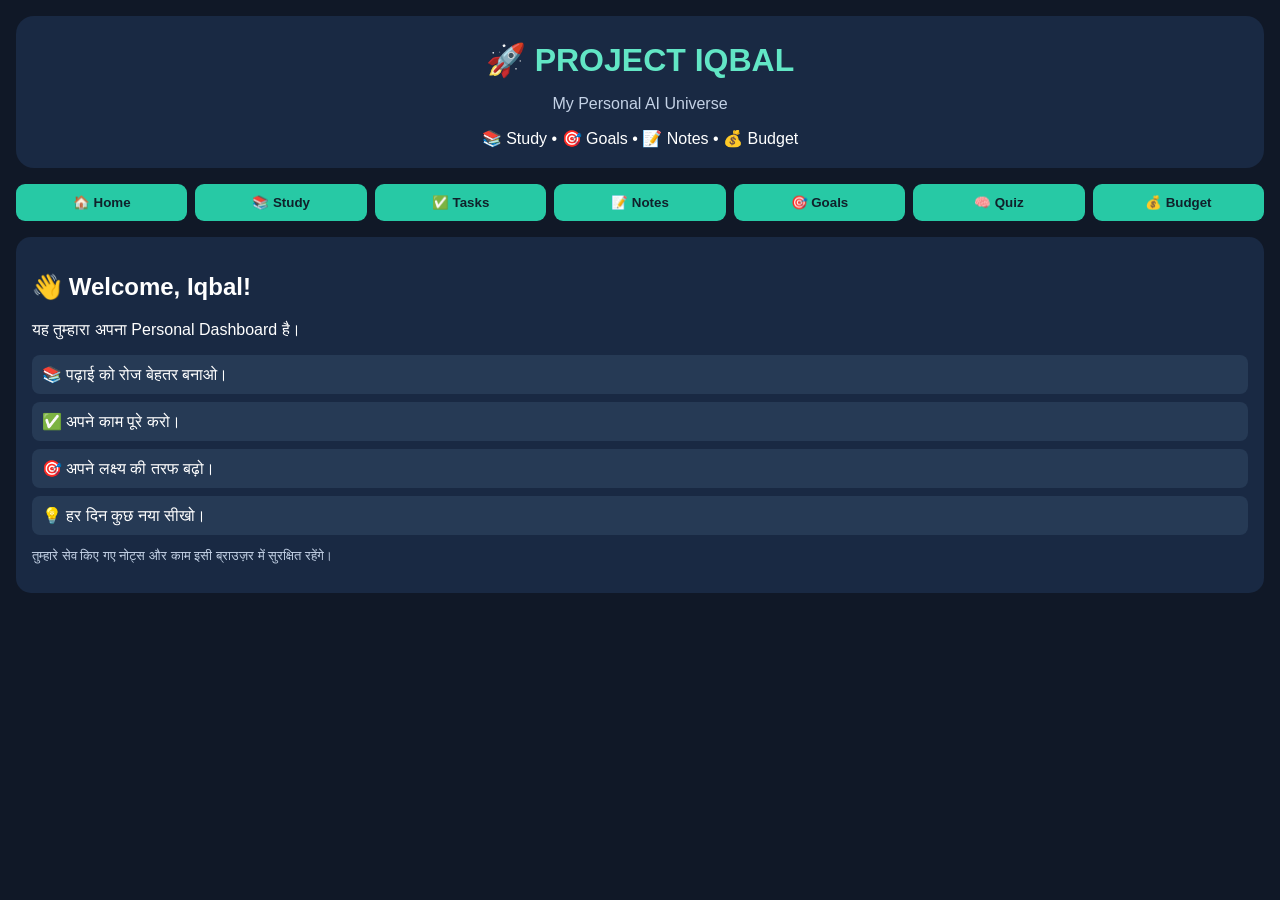
<file: Index.html>
<!DOCTYPE html>
<html lang="hi">
<head>
<meta charset="UTF-8">
<meta name="viewport" content="width=device-width,initial-scale=1">
<title>PROJECT IQBAL</title>
<style>
*{box-sizing:border-box}
body{margin:0;font-family:Arial,sans-serif;background:#101827;color:#fff;padding:16px}
header{text-align:center;padding:20px 5px;background:#192943;border-radius:18px}
h1{color:#62e6c5;margin:5px}
header p{color:#c4d2e6}
nav{display:flex;flex-wrap:wrap;gap:8px;margin:16px 0}
button{background:#27c9a5;color:#10212b;border:0;border-radius:9px;padding:11px;font-weight:bold;cursor:pointer}
nav button{flex:1;min-width:90px}
section{display:none;background:#192943;padding:16px;border-radius:15px;margin-bottom:14px}
section.active{display:block}
input,textarea,select{width:100%;padding:12px;margin:7px 0;border-radius:8px;border:1px solid #52647c;background:#101827;color:white}
.item{background:#263a55;padding:10px;margin:8px 0;border-radius:8px;overflow-wrap:anywhere}
.small{font-size:13px;color:#c4d2e6}
</style>
</head>
<body>
<header>
<h1>🚀 PROJECT IQBAL</h1>
<p>My Personal AI Universe</p>
<div>📚 Study • 🎯 Goals • 📝 Notes • 💰 Budget</div>
</header>

<nav>
<button onclick="show('home')">🏠 Home</button>
<button onclick="show('study')">📚 Study</button>
<button onclick="show('tasks')">✅ Tasks</button>
<button onclick="show('notes')">📝 Notes</button>
<button onclick="show('goals')">🎯 Goals</button>
<button onclick="show('quiz')">🧠 Quiz</button>
<button onclick="show('budget')">💰 Budget</button>
</nav>

<section id="home" class="active">
<h2>👋 Welcome, Iqbal!</h2>
<p>यह तुम्हारा अपना Personal Dashboard है।</p>
<div class="item">📚 पढ़ाई को रोज बेहतर बनाओ।</div>
<div class="item">✅ अपने काम पूरे करो।</div>
<div class="item">🎯 अपने लक्ष्य की तरफ बढ़ो।</div>
<div class="item">💡 हर दिन कुछ नया सीखो।</div>
<p class="small">तुम्हारे सेव किए गए नोट्स और काम इसी ब्राउज़र में सुरक्षित रहेंगे।</p>
</section>

<section id="study">
<h2>📚 Study Room</h2>
<input id="subject" placeholder="Subject का नाम">
<input id="topic" placeholder="आज क्या पढ़ना है?">
<button onclick="add('studyList',['subject','topic'])">पढ़ाई जोड़ो</button>
<div id="studyList"></div>
</section>

<section id="tasks">
<h2>✅ My Tasks</h2>
<input id="taskInput" placeholder="कौन-सा काम करना है?">
<button onclick="add('taskList',['taskInput'])">काम जोड़ो</button>
<div id="taskList"></div>
</section>

<section id="notes">
<h2>📝 My Notes</h2>
<input id="noteTitle" placeholder="नोट का शीर्षक">
<textarea id="noteText" rows="4" placeholder="यहाँ अपना नोट लिखो..."></textarea>
<button onclick="add('noteList',['noteTitle','noteText'])">नोट सेव करो</button>
<div id="noteList"></div>
</section>

<section id="goals">
<h2>🎯 My Goals</h2>
<input id="goalInput" placeholder="अपना लक्ष्य लिखो">
<button onclick="add('goalList',['goalInput'])">लक्ष्य जोड़ो</button>
<div id="goalList"></div>
</section>

<section id="quiz">
<h2>🧠 GK Quiz</h2>
<p id="question"></p>
<div id="options"></div>
<p id="result"></p>
<button onclick="nextQuestion()">अगला सवाल ➜</button>
</section>

<section id="budget">
<h2>💰 Budget Tracker</h2>
<input id="budgetName" placeholder="खर्च किस चीज का है?">
<input id="budgetAmount" type="number" placeholder="रकम ₹">
<button onclick="addBudget()">खर्च जोड़ो</button>
<h3 id="total">कुल खर्च: ₹0</h3>
<div id="budgetList"></div>
</section>

<script>
function show(id){
document.querySelectorAll('section').forEach(s=>s.classList.remove('active'));
document.getElementById(id).classList.add('active');
}
function getData(key){try{return JSON.parse(localStorage.getItem(key))||[]}catch(e){return []}}
function saveData(key,data){localStorage.setItem(key,JSON.stringify(data))}
function render(key,id){
let data=getData(key),box=document.getElementById(id);
box.innerHTML='';
data.forEach((item,i)=>{
let div=document.createElement('div');div.className='item';
let text=document.createElement('span');text.textContent=item.text;
div.appendChild(text);
if(item.done)div.style.textDecoration='line-through';
let done=document.createElement('button');done.textContent=item.done?'↩':'✓';
done.style.marginLeft='8px';
done.onclick=()=>{data[i].done=!data[i].done;saveData(key,data);render(key,id)};
let del=document.createElement('button');del.textContent='🗑';del.style.marginLeft='5px';
del.onclick=()=>{data.splice(i,1);saveData(key,data);render(key,id)};
div.appendChild(done);div.appendChild(del);box.appendChild(div);
});
}
function add(id,fields){
let values=fields.map(f=>document.getElementById(f).value.trim());
if(values.some(v=>!v)){alert('पहले जानकारी भरो!');return}
let key=id==='studyList'?'iqStudy':id==='taskList'?'iqTasks':id==='noteList'?'iqNotes':'iqGoals';
let text=id==='studyList'?values[0]+' — '+values[1]:id==='noteList'?values[0]+': '+values[1]:values[0];
let data=getData(key);data.push({text,done:false});saveData(key,data);
fields.forEach(f=>document.getElementById(f).value='');render(key,id);
}
function addBudget(){
let name=document.getElementById('budgetName').value.trim();
let amount=Number(document.getElementById('budgetAmount').value);
if(!name||amount<=0){alert('नाम और सही रकम भरो!');return}
let data=getData('iqBudget');data.push({text:name+' — ₹'+amount,amount});
saveData('iqBudget',data);document.getElementById('budgetName').value='';
document.getElementById('budgetAmount').value='';renderBudget();
}
function renderBudget(){
let data=getData('iqBudget');let box=document.getElementById('budgetList');box.innerHTML='';
data.forEach((x,i)=>{let d=document.createElement('div');d.className='item';d.textContent=x.text+' ';
let b=document.createElement('button');b.textContent='🗑';b.onclick=()=>{data.splice(i,1);saveData('iqBudget',data);renderBudget()};d.appendChild(b);box.appendChild(d)});
document.getElementById('total').textContent='कुल खर्च: ₹'+data.reduce((s,x)=>s+x.amount,0);
}
const questions=[
{q:'भारत की राजधानी क्या है?',a:['मुंबई','नई दिल्ली','लखनऊ','जयपुर'],c:1},
{q:'भारत का संविधान कब लागू हुआ?',a:['1947','1949','1950','1952'],c:2},
{q:'सौरमंडल का सबसे बड़ा ग्रह कौन-सा है?',a:['पृथ्वी','मंगल','बृहस्पति','शुक्र'],c:2},
{q:'भारत का राष्ट्रीय पशु कौन है?',a:['शेर','बाघ','हाथी','घोड़ा'],c:1},
{q:'एक सप्ताह में कितने दिन होते हैं?',a:['5','6','7','8'],c:2}
];
let qi=0;
function nextQuestion(){
let q=questions[qi%questions.length];qi++;
document.getElementById('question').textContent=q.q;
document.getElementById('result').textContent='';
let box=document.getElementById('options');box.innerHTML='';
q.a.forEach((v,i)=>{let b=document.createElement('button');b.textContent=v;b.style.margin='4px';
b.onclick=()=>{document.getElementById('result').textContent=i===q.c?'✅ सही जवाब!':'❌ गलत। सही जवाब: '+q.a[q.c];};
box.appendChild(b)});
}
render('iqStudy','studyList');
render('iqTasks','taskList');
render('iqNotes','noteList');
render('iqGoals','goalList');
renderBudget();
nextQuestion();
</script>
</body>
</html>
</file>
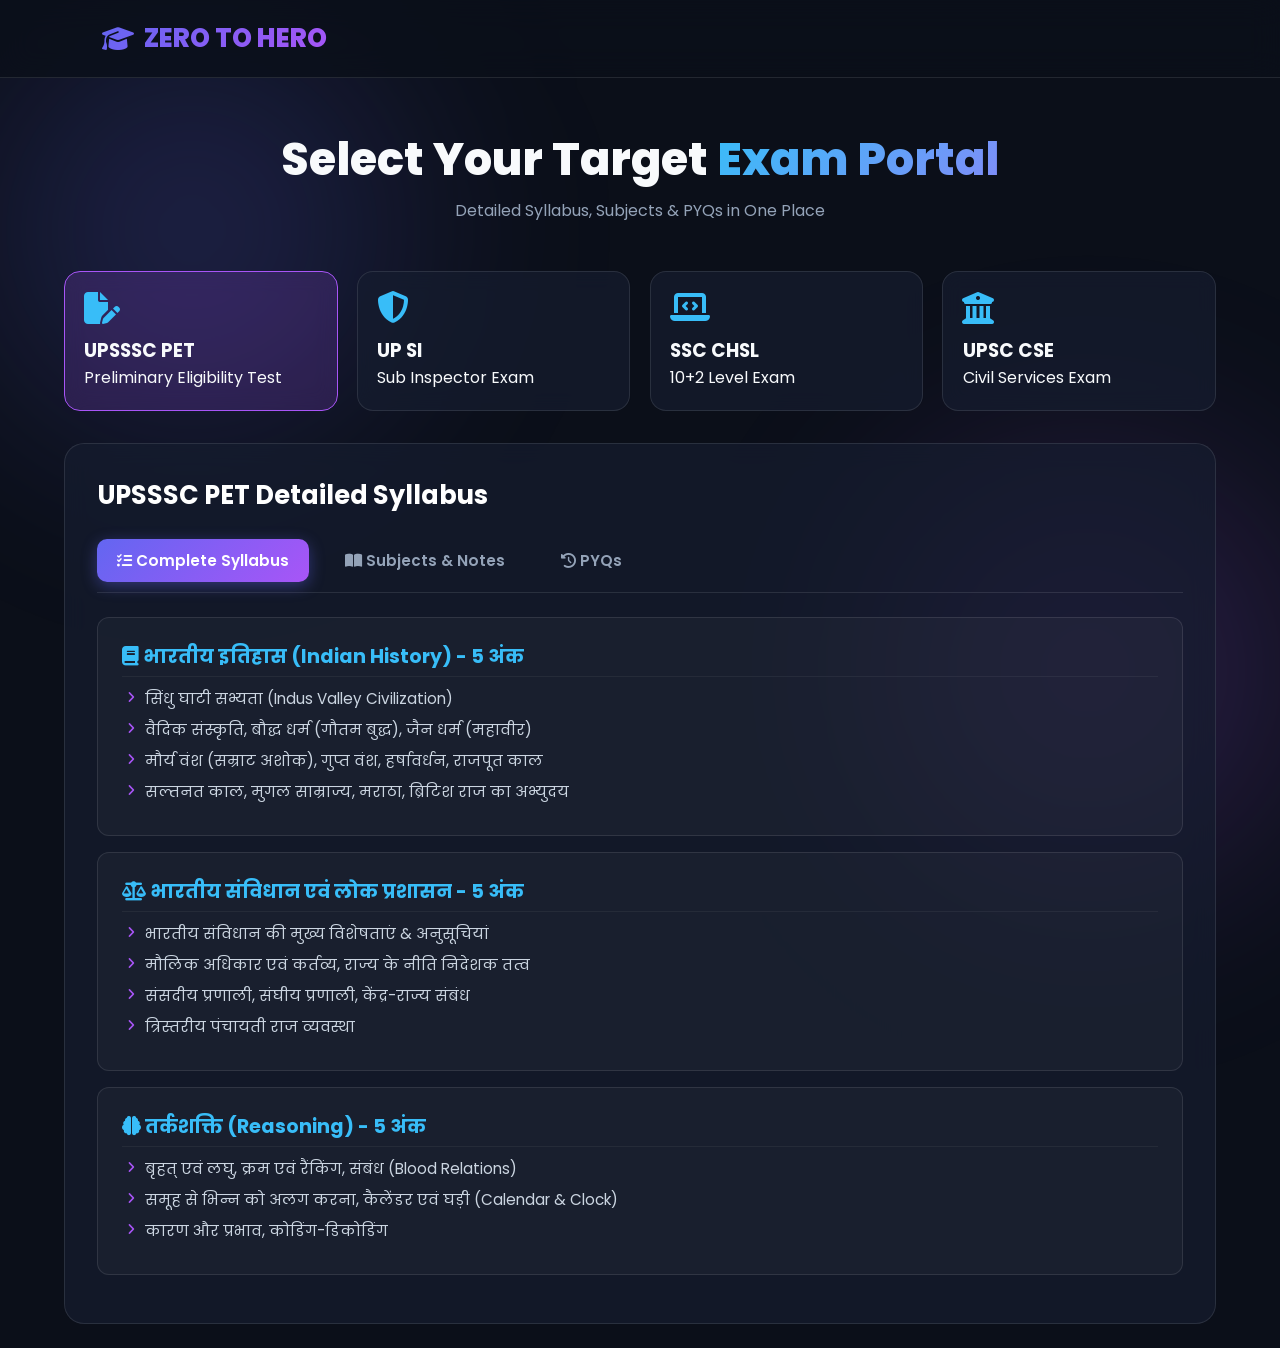
<file: index.html>
<!DOCTYPE html>
<html lang="hi">
<head>
    <meta charset="UTF-8">
    <meta name="viewport" content="width=device-width, initial-scale=1.0">
    <title>Zero To Hero - Ultimate Study Portal</title>
    <link href="https://cdnjs.cloudflare.com/ajax/libs/font-awesome/6.4.0/css/all.min.css" rel="stylesheet">
    <link href="https://fonts.googleapis.com/css2?family=Poppins:wght@300;400;500;600;700;800&display=swap" rel="stylesheet">
    
    <style>
        :root {
            --bg-color: #0b0f19;
            --card-bg: rgba(22, 29, 47, 0.7);
            --border-color: rgba(255, 255, 255, 0.1);
            --primary-glow: #6366f1;
            --accent-glow: #a855f7;
            --text-main: #f8fafc;
            --text-sub: #94a3b8;
        }

        * { margin: 0; padding: 0; box-sizing: border-box; font-family: 'Poppins', sans-serif; }
        body { background-color: var(--bg-color); color: var(--text-main); min-height: 100vh; overflow-x: hidden; }

        .bg-glow { position: fixed; top: -10%; left: -10%; width: 50vw; height: 50vw; background: radial-gradient(circle, rgba(99, 102, 241, 0.25) 0%, rgba(0,0,0,0) 70%); z-index: -1; filter: blur(80px); }
        .bg-glow-2 { position: fixed; bottom: -10%; right: -10%; width: 50vw; height: 50vw; background: radial-gradient(circle, rgba(168, 85, 247, 0.25) 0%, rgba(0,0,0,0) 70%); z-index: -1; filter: blur(80px); }

        nav { display: flex; justify-content: space-between; align-items: center; padding: 1.2rem 8%; background: rgba(11, 15, 25, 0.8); backdrop-filter: blur(15px); border-bottom: 1px solid var(--border-color); position: sticky; top: 0; z-index: 100; }
        .logo { font-size: 1.6rem; font-weight: 800; background: linear-gradient(135deg, #6366f1, #a855f7); -webkit-background-clip: text; -webkit-text-fill-color: transparent; display: flex; align-items: center; gap: 10px; }

        .hero { text-align: center; padding: 3rem 1rem 1.5rem; }
        .hero h1 { font-size: 2.8rem; font-weight: 800; }
        .hero h1 span { background: linear-gradient(135deg, #38bdf8, #818cf8); -webkit-background-clip: text; -webkit-text-fill-color: transparent; }
        .hero p { color: var(--text-sub); font-size: 1rem; margin-top: 5px; }

        .container { max-width: 1200px; margin: 0 auto; padding: 1.5rem; }

        .exam-grid { display: grid; grid-template-columns: repeat(auto-fit, minmax(220px, 1fr)); gap: 1.2rem; margin-bottom: 2rem; }
        .exam-card { background: var(--card-bg); border: 1px solid var(--border-color); padding: 1.2rem; border-radius: 16px; backdrop-filter: blur(10px); cursor: pointer; transition: all 0.3s ease; }
        .exam-card:hover { transform: translateY(-4px); border-color: var(--primary-glow); }
        .exam-card.active { border-color: var(--accent-glow); background: rgba(168, 85, 247, 0.18); }
        .exam-icon { font-size: 2rem; margin-bottom: 0.8rem; color: #38bdf8; }

        .portal-detail { background: var(--card-bg); border: 1px solid var(--border-color); border-radius: 20px; padding: 2rem; backdrop-filter: blur(12px); }
        .portal-header h2 { font-size: 1.6rem; color: #fff; margin-bottom: 1.5rem; }

        .tabs { display: flex; gap: 1rem; margin-bottom: 1.5rem; border-bottom: 1px solid var(--border-color); padding-bottom: 10px; }
        .tab-btn { background: none; border: none; color: var(--text-sub); padding: 10px 20px; font-size: 0.95rem; font-weight: 600; cursor: pointer; border-radius: 10px; transition: 0.3s; }
        .tab-btn.active { background: linear-gradient(135deg, #6366f1, #a855f7); color: #fff; box-shadow: 0 4px 15px rgba(99, 102, 241, 0.4); }

        .tab-content { display: none; }
        .tab-content.active { display: block; }

        /* Syllabus Box Styling */
        .syllabus-box { background: rgba(255, 255, 255, 0.03); border: 1px solid var(--border-color); padding: 1.5rem; border-radius: 12px; margin-bottom: 1rem; }
        .syllabus-box h3 { color: #38bdf8; font-size: 1.2rem; margin-bottom: 10px; border-bottom: 1px solid rgba(255,255,255,0.05); padding-bottom: 5px; }
        .syllabus-list { list-style: none; padding-left: 5px; }
        .syllabus-list li { color: #cbd5e1; font-size: 0.95rem; margin-bottom: 8px; display: flex; align-items: center; gap: 10px; }
        .syllabus-list li i { color: #a855f7; font-size: 0.8rem; }

        .content-box { background: rgba(255, 255, 255, 0.03); border: 1px solid var(--border-color); padding: 1.2rem; border-radius: 12px; margin-bottom: 1rem; display: flex; justify-content: space-between; align-items: center; }
        .btn-download { background: #22c55e; color: white; padding: 8px 16px; border-radius: 8px; text-decoration: none; font-size: 0.85rem; font-weight: 600; }
    </style>
</head>
<body>

    <div class="bg-glow"></div>
    <div class="bg-glow-2"></div>

    <nav>
        <div class="logo"><i class="fa-solid fa-graduation-cap"></i> ZERO TO HERO</div>
    </nav>

    <div class="hero">
        <h1>Select Your Target <span>Exam Portal</span></h1>
        <p>Detailed Syllabus, Subjects & PYQs in One Place</p>
    </div>

    <div class="container">
        <!-- Exam Cards -->
        <div class="exam-grid">
            <div class="exam-card active" onclick="switchExam('pet', this)">
                <i class="fa-solid fa-file-pen exam-icon"></i>
                <h3>UPSSSC PET</h3>
                <p>Preliminary Eligibility Test</p>
            </div>
            <div class="exam-card" onclick="switchExam('upsi', this)">
                <i class="fa-solid fa-shield-halved exam-icon"></i>
                <h3>UP SI</h3>
                <p>Sub Inspector Exam</p>
            </div>
            <div class="exam-card" onclick="switchExam('chsl', this)">
                <i class="fa-solid fa-laptop-code exam-icon"></i>
                <h3>SSC CHSL</h3>
                <p>10+2 Level Exam</p>
            </div>
            <div class="exam-card" onclick="switchExam('upsc', this)">
                <i class="fa-solid fa-building-columns exam-icon"></i>
                <h3>UPSC CSE</h3>
                <p>Civil Services Exam</p>
            </div>
        </div>

        <!-- Details Section -->
        <div class="portal-detail">
            <div class="portal-header">
                <h2 id="portal-title">UPSSSC PET Portal</h2>
            </div>

            <div class="tabs">
                <button class="tab-btn active" onclick="switchTab('syllabus', this)"><i class="fa-solid fa-list-check"></i> Complete Syllabus</button>
                <button class="tab-btn" onclick="switchTab('subjects', this)"><i class="fa-solid fa-book-open"></i> Subjects & Notes</button>
                <button class="tab-btn" onclick="switchTab('pyqs', this)"><i class="fa-solid fa-clock-rotate-left"></i> PYQs</button>
            </div>

            <!-- TAB 1: SYLLABUS -->
            <div id="syllabus" class="tab-content active">
                <!-- Syllabus content will be loaded dynamically via JavaScript -->
            </div>

            <!-- TAB 2: SUBJECTS -->
            <div id="subjects" class="tab-content"></div>

            <!-- TAB 3: PYQS -->
            <div id="pyqs" class="tab-content"></div>
        </div>
    </div>

    <script>
        const portalData = {
            pet: {
                title: "UPSSSC PET Detailed Syllabus",
                syllabusHTML: `
                    <div class="syllabus-box">
                        <h3><i class="fa-solid fa-book"></i> भारतीय इतिहास (Indian History) - 5 अंक</h3>
                        <ul class="syllabus-list">
                            <li><i class="fa-solid fa-angle-right"></i> सिंधु घाटी सभ्यता (Indus Valley Civilization)</li>
                            <li><i class="fa-solid fa-angle-right"></i> वैदिक संस्कृति, बौद्ध धर्म (गौतम बुद्ध), जैन धर्म (महावीर)</li>
                            <li><i class="fa-solid fa-angle-right"></i> मौर्य वंश (सम्राट अशोक), गुप्त वंश, हर्षावर्धन, राजपूत काल</li>
                            <li><i class="fa-solid fa-angle-right"></i> सल्तनत काल, मुगल साम्राज्य, मराठा, ब्रिटिश राज का अभ्युदय</li>
                        </ul>
                    </div>
                    <div class="syllabus-box">
                        <h3><i class="fa-solid fa-scale-balanced"></i> भारतीय संविधान एवं लोक प्रशासन - 5 अंक</h3>
                        <ul class="syllabus-list">
                            <li><i class="fa-solid fa-angle-right"></i> भारतीय संविधान की मुख्य विशेषताएं & अनुसूचियां</li>
                            <li><i class="fa-solid fa-angle-right"></i> मौलिक अधिकार एवं कर्तव्य, राज्य के नीति निदेशक तत्व</li>
                            <li><i class="fa-solid fa-angle-right"></i> संसदीय प्रणाली, संघीय प्रणाली, केंद्र-राज्य संबंध</li>
                            <li><i class="fa-solid fa-angle-right"></i> त्रिस्तरीय पंचायती राज व्यवस्था</li>
                        </ul>
                    </div>
                    <div class="syllabus-box">
                        <h3><i class="fa-solid fa-brain"></i> तर्कशक्ति (Reasoning) - 5 अंक</h3>
                        <ul class="syllabus-list">
                            <li><i class="fa-solid fa-angle-right"></i> बृहत् एवं लघु, क्रम एवं रैंकिंग, संबंध (Blood Relations)</li>
                            <li><i class="fa-solid fa-angle-right"></i> समूह से भिन्न को अलग करना, कैलेंडर एवं घड़ी (Calendar & Clock)</li>
                            <li><i class="fa-solid fa-angle-right"></i> कारण और प्रभाव, कोडिंग-डिकोडिंग</li>
                        </ul>
                    </div>`,
                subjects: ["भारतीय इतिहास (History)", "भारतीय संविधान (Polity)", "तर्कशक्ति (Reasoning)", "ग्राफ एवं तालिका व्याख्या"],
                pyqs: "UPSSSC PET Previous Year Official Question Papers (PDF)"
            },
            upsi: {
                title: "UP Sub Inspector (SI) Detailed Syllabus",
                syllabusHTML: `
                    <div class="syllabus-box">
                        <h3><i class="fa-solid fa-gavel"></i> मूलविधि एवं संविधान (Mool Vidhi & Constitution)</h3>
                        <ul class="syllabus-list">
                            <li><i class="fa-solid fa-angle-right"></i> भारतीय न्याय संहिता / दंड प्रक्रिया संहिता, मानव अधिकार संरक्षण</li>
                            <li><i class="fa-solid fa-angle-right"></i> यातायात नियम, पर्यावरण संरक्षण, वन्यजीव संरक्षण अधिनियम</li>
                            <li><i class="fa-solid fa-angle-right"></i> संविधान का उद्देश्य, मौलिक अधिकार, नीतियाँ एवं संसदीय व्यवस्था</li>
                        </ul>
                    </div>
                    <div class="syllabus-box">
                        <h3><i class="fa-solid fa-calculator"></i> संख्यात्मक एवं मानसिक योग्यता (Maths)</h3>
                        <ul class="syllabus-list">
                            <li><i class="fa-solid fa-angle-right"></i> संख्या पद्धति (Number System), अभाज्य गुणनखंड (Prime Factors)</li>
                            <li><i class="fa-solid fa-angle-right"></i> प्रतिशतता, लाभ और हानि, साधारण व चक्रवृद्धि ब्याज</li>
                            <li><i class="fa-solid fa-angle-right"></i> समय और कार्य, गति और दूरी, अनुपात समानुपात</li>
                        </ul>
                    </div>`,
                subjects: ["मूलविधि एवं संविधान", "सामान्य हिंदी", "संख्यात्मक योग्यता (Maths)", "मानसिक अभिरुचि व रीजनिंग"],
                pyqs: "UP SI All Shift Solved Papers (Answer Key Included)"
            },
            chsl: {
                title: "SSC CHSL (10+2) Detailed Syllabus",
                syllabusHTML: `
                    <div class="syllabus-box">
                        <h3><i class="fa-solid fa-square-root-variable"></i> Quantitative Aptitude</h3>
                        <ul class="syllabus-list">
                            <li><i class="fa-solid fa-angle-right"></i> Number System, Simplification, Prime Factorization</li>
                            <li><i class="fa-solid fa-angle-right"></i> Percentage, Profit & Loss, Simple & Compound Interest</li>
                            <li><i class="fa-solid fa-angle-right"></i> Geometry, Mensuration, Trigonometry, Algebra</li>
                        </ul>
                    </div>
                    <div class="syllabus-box">
                        <h3><i class="fa-solid fa-puzzle-piece"></i> General Intelligence & Reasoning</h3>
                        <ul class="syllabus-list">
                            <li><i class="fa-solid fa-angle-right"></i> Calendar, Clocks, Blood Relations, Directions & Distances</li>
                            <li><i class="fa-solid fa-angle-right"></i> Coding-Decoding, Venn Diagrams, Matrix & Syllogism</li>
                        </ul>
                    </div>`,
                subjects: ["Quantitative Aptitude", "General Intelligence & Reasoning", "English Language", "General Awareness"],
                pyqs: "SSC CHSL Tier-1 & Tier-2 Previous Papers PDF"
            },
            upsc: {
                title: "UPSC Civil Services Detailed Syllabus",
                syllabusHTML: `
                    <div class="syllabus-box">
                        <h3><i class="fa-solid fa-landmark"></i> Paper I: General Studies (GS)</h3>
                        <ul class="syllabus-list">
                            <li><i class="fa-solid fa-angle-right"></i> History of India & Indian National Movement</li>
                            <li><i class="fa-solid fa-angle-right"></i> Indian & World Geography, Polity & Governance</li>
                            <li><i class="fa-solid fa-angle-right"></i> Economic & Social Development, Environmental Ecology</li>
                        </ul>
                    </div>`,
                subjects: ["GS Paper 1 (Polity, History, Geo)", "CSAT Paper 2 (Reasoning & Maths)", "Mains Optional Subjects"],
                pyqs: "UPSC Mains & Prelims Last 10 Years Papers"
            }
        };

        function switchExam(examKey, cardElement) {
            document.querySelectorAll('.exam-card').forEach(card => card.classList.remove('active'));
            cardElement.classList.add('active');
            
            const data = portalData[examKey];
            document.getElementById('portal-title').innerText = data.title;

            // Load Syllabus
            document.getElementById('syllabus').innerHTML = data.syllabusHTML;

            // Load Subjects
            let subjectsHTML = '';
            data.subjects.forEach(sub => {
                subjectsHTML += `
                    <div class="content-box">
                        <div>
                            <h4>${sub}</h4>
                            <p style="color: var(--text-sub); font-size: 0.85rem;">Chapter-wise Notes & One-Liners</p>
                        </div>
                        <a href="#" class="btn-download"><i class="fa-solid fa-folder-open"></i> Study Now</a>
                    </div>`;
            });
            document.getElementById('subjects').innerHTML = subjectsHTML;

            // Load PYQs
            document.getElementById('pyqs').innerHTML = `
                <div class="content-box">
                    <div>
                        <h4>${data.pyqs}</h4>
                        <p style="color: var(--text-sub); font-size: 0.85rem;">Solved Papers with Detailed Solutions</p>
                    </div>
                    <a href="#" class="btn-download"><i class="fa-solid fa-file-pdf"></i> Download PDF</a>
                </div>`;
        }

        function switchTab(tabId, btnElement) {
            document.querySelectorAll('.tab-btn').forEach(btn => btn.classList.remove('active'));
            document.querySelectorAll('.tab-content').forEach(content => content.classList.remove('active'));

            btnElement.classList.add('active');
            document.getElementById(tabId).classList.add('active');
        }

        // Initialize First Exam View
        switchExam('pet', document.querySelector('.exam-card.active'));
    </script>
</body>
</html>
</file>
